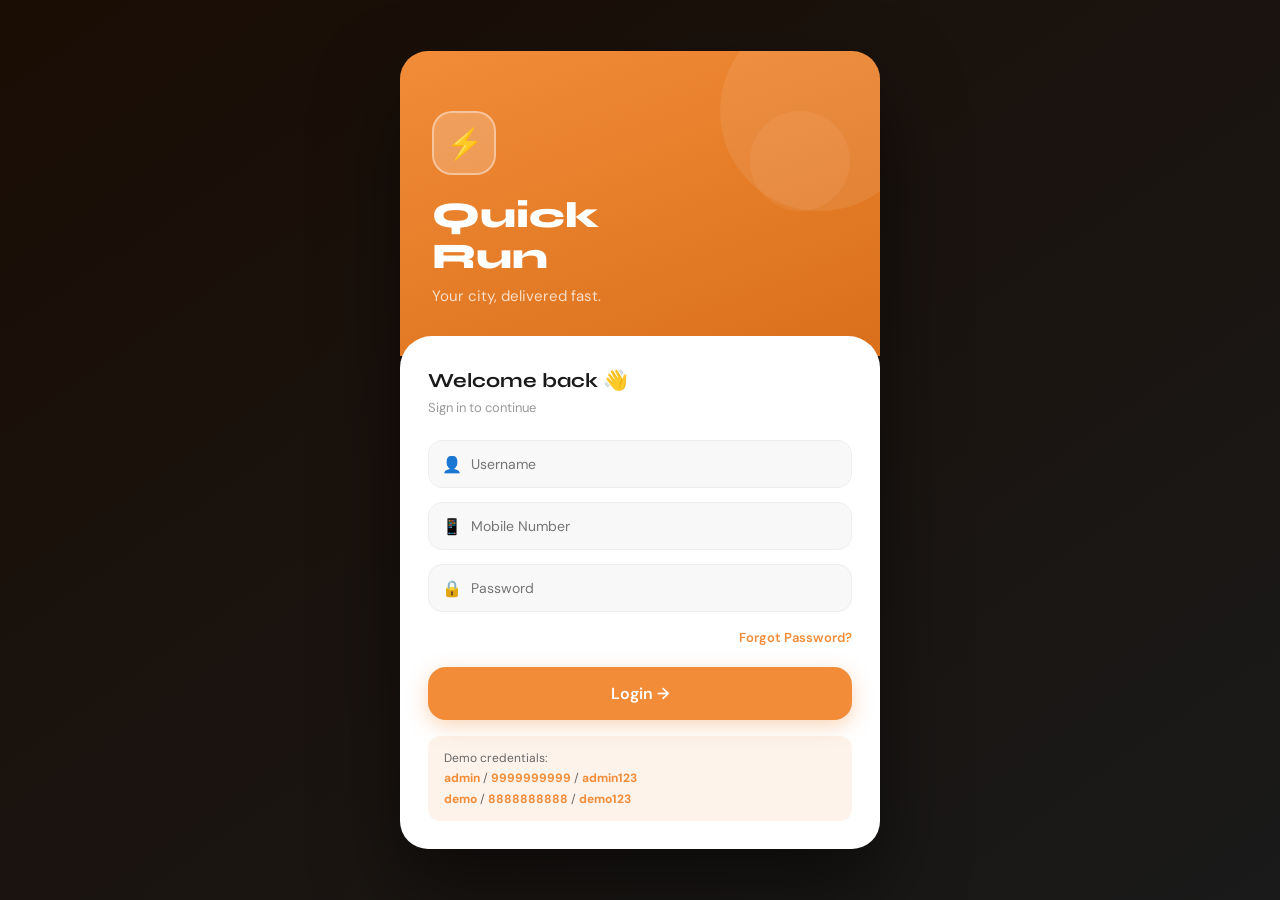
<file: index.html>
<!DOCTYPE html>
<html lang="en">
<head>
<meta charset="UTF-8">
<meta name="viewport" content="width=device-width, initial-scale=1.0">
<title>QuickRun – Login</title>
<link rel="stylesheet" href="css/style.css">
<style>
body {
  background: linear-gradient(145deg, #2a1a0a 0%, #1a1a1a 60%, #0d0d0d 100%);
  padding: 0;
  min-height: 100vh;
  display: flex;
  align-items: center;
  justify-content: center;
  overflow: hidden;
}

.login-wrap {
  width: 100%;
  max-width: 480px;
  min-height: 100vh;
  position: relative;
  display: flex;
  flex-direction: column;
  overflow: hidden;
}

@media (min-width: 768px) {
  body {
    background: linear-gradient(145deg, #1a0d04 0%, #1a1a1a 100%);
  }

  .login-wrap {
    min-height: auto;
    border-radius: 28px;
    overflow: hidden;
    box-shadow: 0 40px 80px rgba(0,0,0,0.5);
    max-height: 90vh;
  }

  .login-form {
    overflow-y: auto;
  }
}

/* Hero top section */
.login-hero {
  background: linear-gradient(160deg, #f28c38 0%, #d96f1a 100%);
  padding: 60px 32px 50px;
  position: relative;
  overflow: hidden;
  flex-shrink: 0;
}

.login-hero::before {
  content: '';
  position: absolute;
  right: -40px; top: -40px;
  width: 200px; height: 200px;
  background: rgba(255,255,255,0.08);
  border-radius: 50%;
}

.login-hero::after {
  content: '';
  position: absolute;
  right: 30px; top: 60px;
  width: 100px; height: 100px;
  background: rgba(255,255,255,0.06);
  border-radius: 50%;
}

.logo-mark {
  width: 64px;
  height: 64px;
  background: rgba(255,255,255,0.2);
  border: 2px solid rgba(255,255,255,0.4);
  border-radius: 20px;
  display: flex;
  align-items: center;
  justify-content: center;
  font-size: 30px;
  margin-bottom: 20px;
}

.login-hero h1 {
  font-family: 'Syne', sans-serif;
  font-size: 36px;
  font-weight: 800;
  color: white;
  line-height: 1.15;
}

.login-hero p {
  color: rgba(255,255,255,0.75);
  font-size: 15px;
  margin-top: 8px;
}

/* Bottom form */
.login-form {
  background: #ffffff;
  flex: 1;
  border-radius: 32px 32px 0 0;
  padding: 32px 28px 28px;
  margin-top: -20px;
  position: relative;
  z-index: 2;
}

.login-form h2 {
  font-family: 'Syne', sans-serif;
  font-size: 20px;
  font-weight: 700;
  color: #1a1a1a;
  margin-bottom: 6px;
}

.login-form .sub {
  font-size: 13px;
  color: #999;
  margin-bottom: 24px;
}

.input-wrap {
  position: relative;
  margin-bottom: 14px;
}

.input-wrap .icon {
  position: absolute;
  left: 14px;
  top: 50%;
  transform: translateY(-50%);
  font-size: 16px;
  color: #bbb;
}

.input-wrap input {
  width: 100%;
  padding: 14px 16px 14px 42px;
  border: 1.5px solid #eee;
  border-radius: 14px;
  background: #f8f8f8;
  font-family: 'DM Sans', sans-serif;
  font-size: 14px;
  color: #1a1a1a;
  outline: none;
  transition: all 0.2s;
}

.input-wrap input:focus {
  border-color: var(--orange);
  background: white;
  box-shadow: 0 0 0 4px rgba(242,140,56,0.1);
}

.forgot-link {
  text-align: right;
  margin-bottom: 20px;
}

.forgot-link a {
  color: var(--orange);
  font-size: 13px;
  font-weight: 600;
  text-decoration: none;
}

.error-box {
  background: #fff3f3;
  border: 1px solid #ffd0d0;
  border-radius: 12px;
  padding: 12px 16px;
  font-size: 13px;
  color: #d63031;
  margin-bottom: 16px;
  display: none;
}

.hint-box {
  background: var(--orange-pale);
  border-radius: 12px;
  padding: 12px 16px;
  font-size: 12px;
  color: #666;
  margin-top: 16px;
  line-height: 1.7;
}

.hint-box strong { color: var(--orange); }

.divider-text {
  text-align: center;
  color: #ccc;
  font-size: 13px;
  margin: 16px 0;
  position: relative;
}

.divider-text::before,
.divider-text::after {
  content: '';
  position: absolute;
  top: 50%;
  width: 38%;
  height: 1px;
  background: #eee;
}
.divider-text::before { left: 0; }
.divider-text::after { right: 0; }

.social-btns {
  display: grid;
  grid-template-columns: 1fr 1fr;
  gap: 10px;
}

.social-btn {
  display: flex;
  align-items: center;
  justify-content: center;
  gap: 8px;
  padding: 12px;
  border: 1.5px solid #eee;
  border-radius: 14px;
  background: white;
  font-family: 'DM Sans', sans-serif;
  font-size: 13px;
  font-weight: 500;
  color: #444;
  cursor: pointer;
  transition: all 0.2s;
}

.social-btn:hover { border-color: var(--orange); color: var(--orange); }
</style>
</head>
<body>

<div class="login-wrap">

  <div class="login-hero">
    <div class="logo-mark">⚡</div>
    <h1>Quick<br>Run</h1>
    <p>Your city, delivered fast.</p>
  </div>

  <div class="login-form">
    <h2>Welcome back 👋</h2>
    <p class="sub">Sign in to continue</p>

    <div class="error-box" id="errorBox">⚠ Invalid credentials. Please try again.</div>

    <div class="input-wrap">
      <span class="icon">👤</span>
      <input type="text" id="username" placeholder="Username" autocomplete="off">
    </div>

    <div class="input-wrap">
      <span class="icon">📱</span>
      <input type="tel" id="mobile" placeholder="Mobile Number" autocomplete="off">
    </div>

    <div class="input-wrap">
      <span class="icon">🔒</span>
      <input type="password" id="password" placeholder="Password">
    </div>

    <div class="forgot-link"><a href="#">Forgot Password?</a></div>

    <button class="btn-primary ripple" onclick="loginUser()">Login →</button>

    <div class="hint-box">
      Demo credentials:<br>
      <strong>admin</strong> / <strong>9999999999</strong> / <strong>admin123</strong><br>
      <strong>demo</strong> / <strong>8888888888</strong> / <strong>demo123</strong>
    </div>
  </div>

</div>

<script src="js/app.js"></script>
<script>
function loginUser() {
  const username = document.getElementById('username').value.trim();
  const mobile = document.getElementById('mobile').value.trim();
  const password = document.getElementById('password').value;
  const errorBox = document.getElementById('errorBox');

  const users = [
    { username: 'admin', mobile: '9999999999', password: 'admin123', name: 'John Doe', email: 'john@quickrun.com' },
    { username: 'demo', mobile: '8888888888', password: 'demo123', name: 'Jane Smith', email: 'jane@quickrun.com' }
  ];

  const valid = users.find(u => u.username === username && u.mobile === mobile && u.password === password);

  if (valid) {
    Auth.login(valid);
    errorBox.style.display = 'none';
    showToast('Welcome back, ' + valid.name.split(' ')[0] + '!', '👋');
    setTimeout(() => window.location.href = 'dashboard.html', 800);
  } else {
    errorBox.style.display = 'block';
    document.querySelectorAll('.input-wrap input').forEach(i => {
      i.style.borderColor = '#ffccc7';
    });
    setTimeout(() => {
      document.querySelectorAll('.input-wrap input').forEach(i => i.style.borderColor = '');
    }, 1000);
  }
}

// Enter key support
document.addEventListener('keydown', e => {
  if (e.key === 'Enter') loginUser();
});
</script>
</body>
</html>
</file>
<file: css/style.css>
@import url('https://fonts.googleapis.com/css2?family=Syne:wght@400;500;600;700;800&family=DM+Sans:wght@300;400;500;600;700&display=swap');

:root {
  --orange: #f28c38;
  --orange-dark: #d97420;
  --orange-light: #fde7d2;
  --orange-pale: #fdf3eb;
  --bg: #f0ebe4;
  --card: #ffffff;
  --text: #1a1a1a;
  --text-muted: #8a8a8a;
  --text-light: #b0b0b0;
  --border: #ede8e1;
  --shadow: 0 8px 32px rgba(0,0,0,0.08);
  --shadow-lg: 0 20px 60px rgba(0,0,0,0.12);
  --radius: 22px;
  --radius-sm: 14px;
  --radius-xs: 10px;
}

* {
  margin: 0;
  padding: 0;
  box-sizing: border-box;
  -webkit-tap-highlight-color: transparent;
}

body {
  background: var(--bg);
  min-height: 100vh;
  font-family: 'DM Sans', sans-serif;
}

/* ─── Phone Shell — removed, full screen now ─── */
.phone {
  width: 100%;
  min-height: 100vh;
  background: var(--bg);
  position: relative;
  display: flex;
  flex-direction: column;
}

.screen {
  flex: 1;
  padding: 20px 16px 90px;
  background: var(--bg);
  width: 100%;
}

/* Desktop: sidebar nav + content side by side */
@media (min-width: 768px) {
  body {
    display: flex;
  }

  .phone {
    flex-direction: row;
    min-height: 100vh;
    align-items: stretch;
  }

  .screen {
    flex: 1;
    padding: 40px 48px 48px;
    max-width: 100%;
    margin: 0;
  }

  /* Sidebar nav on desktop */
  .bottom-nav {
    position: fixed;
    top: 0;
    left: 0;
    width: 220px;
    height: 100vh;
    flex-direction: column;
    justify-content: flex-start;
    align-items: stretch;
    padding: 40px 16px;
    border-top: none;
    border-right: 1px solid var(--border);
    background: #fff;
    gap: 4px;
    display: flex;
    z-index: 50;
  }

  .screen {
    margin-left: 220px;
  }

  .nav-brand {
    display: flex;
    align-items: center;
    gap: 10px;
    padding: 0 12px;
    margin-bottom: 32px;
  }

  .nav-brand .brand-icon {
    width: 40px; height: 40px;
    background: var(--orange);
    border-radius: 12px;
    display: flex; align-items: center; justify-content: center;
    font-size: 20px; color: white;
  }

  .nav-brand .brand-name {
    font-family: 'Syne', sans-serif;
    font-size: 20px;
    font-weight: 800;
    color: var(--text);
  }

  .nav-item {
    flex-direction: row;
    justify-content: flex-start;
    gap: 12px;
    padding: 12px 14px;
    border-radius: 14px;
    font-size: 14px;
    font-weight: 600;
  }

  .nav-item .nav-icon {
    font-size: 20px;
    width: 24px;
    text-align: center;
  }

  .nav-item.active {
    background: var(--orange-light);
    color: var(--orange);
  }

  .nav-item:hover:not(.active) {
    background: var(--bg);
  }
}

@media (max-width: 767px) {
  .nav-brand { display: none; }
}

/* ─── Bottom Nav ─── */
.bottom-nav {
  position: fixed;
  bottom: 0;
  left: 0;
  width: 100%;
  background: rgba(255,255,255,0.95);
  backdrop-filter: blur(20px);
  border-top: 1px solid var(--border);
  display: flex;
  justify-content: space-around;
  padding: 12px 0 22px;
  z-index: 50;
}

.nav-item {
  display: flex;
  flex-direction: column;
  align-items: center;
  gap: 4px;
  cursor: pointer;
  text-decoration: none;
  color: var(--text-muted);
  font-size: 11px;
  font-weight: 500;
  transition: color 0.2s;
  padding: 4px 12px;
  border-radius: 12px;
}

.nav-item .nav-icon {
  font-size: 20px;
  line-height: 1;
}

.nav-item.active {
  color: var(--orange);
}

.nav-item.active .nav-icon {
  transform: scale(1.1);
}

/* ─── Cards ─── */
.card {
  background: var(--card);
  border-radius: var(--radius);
  box-shadow: var(--shadow);
}

/* ─── Buttons ─── */
.btn-primary {
  background: var(--orange);
  color: white;
  border: none;
  border-radius: 18px;
  padding: 16px 24px;
  font-family: 'DM Sans', sans-serif;
  font-size: 16px;
  font-weight: 600;
  cursor: pointer;
  transition: all 0.2s;
  width: 100%;
  box-shadow: 0 6px 20px rgba(242,140,56,0.35);
}

.btn-primary:active {
  transform: scale(0.98);
  box-shadow: 0 4px 12px rgba(242,140,56,0.3);
}

.btn-outline {
  background: transparent;
  color: var(--orange);
  border: 2px solid var(--orange);
  border-radius: 18px;
  padding: 14px 24px;
  font-family: 'DM Sans', sans-serif;
  font-size: 15px;
  font-weight: 600;
  cursor: pointer;
  transition: all 0.2s;
  width: 100%;
}

/* ─── Section Header ─── */
.section-header {
  display: flex;
  justify-content: space-between;
  align-items: center;
  margin-bottom: 16px;
}

.section-title {
  font-family: 'Syne', sans-serif;
  font-size: 18px;
  font-weight: 700;
  color: var(--text);
}

.section-link {
  color: var(--orange);
  font-size: 13px;
  font-weight: 600;
  text-decoration: none;
  cursor: pointer;
}

/* ─── Status Badges ─── */
.badge {
  display: inline-block;
  padding: 3px 10px;
  border-radius: 8px;
  font-size: 11px;
  font-weight: 600;
}

.badge-progress { background: #fde7d2; color: #f28c38; }
.badge-delivered { background: #dff5e8; color: #28a745; }
.badge-cancelled { background: #f0f0f0; color: #888; }
.badge-pending { background: #e8f0fe; color: #4285f4; }

/* ─── Input Styles ─── */
.input-field {
  width: 100%;
  padding: 14px 16px;
  border: 1.5px solid var(--border);
  border-radius: var(--radius-sm);
  background: var(--card);
  font-family: 'DM Sans', sans-serif;
  font-size: 14px;
  color: var(--text);
  outline: none;
  transition: border-color 0.2s;
}

.input-field:focus {
  border-color: var(--orange);
}

/* ─── Animations ─── */
@keyframes fadeUp {
  from { opacity: 0; transform: translateY(20px); }
  to { opacity: 1; transform: translateY(0); }
}

@keyframes pulse {
  0%, 100% { transform: scale(1); }
  50% { transform: scale(1.05); }
}

@keyframes shimmer {
  0% { background-position: -200% 0; }
  100% { background-position: 200% 0; }
}

.animate-in {
  animation: fadeUp 0.4s ease forwards;
}

.animate-in:nth-child(1) { animation-delay: 0.05s; }
.animate-in:nth-child(2) { animation-delay: 0.1s; }
.animate-in:nth-child(3) { animation-delay: 0.15s; }
.animate-in:nth-child(4) { animation-delay: 0.2s; }
.animate-in:nth-child(5) { animation-delay: 0.25s; }

/* ─── Toast Notification ─── */
.toast {
  position: fixed;
  bottom: 120px;
  left: 50%;
  transform: translateX(-50%) translateY(20px);
  background: #1a1a1a;
  color: white;
  padding: 12px 24px;
  border-radius: 30px;
  font-size: 14px;
  font-weight: 500;
  opacity: 0;
  transition: all 0.3s;
  z-index: 999;
  white-space: nowrap;
  pointer-events: none;
}

.toast.show {
  opacity: 1;
  transform: translateX(-50%) translateY(0);
}

/* ─── Page Header ─── */
.page-header {
  display: flex;
  align-items: center;
  gap: 14px;
  margin-bottom: 24px;
}

.back-btn {
  width: 40px;
  height: 40px;
  background: var(--card);
  border-radius: 50%;
  display: flex;
  align-items: center;
  justify-content: center;
  cursor: pointer;
  box-shadow: var(--shadow);
  text-decoration: none;
  color: var(--text);
  font-size: 18px;
  flex-shrink: 0;
}

.page-header-text h2 {
  font-family: 'Syne', sans-serif;
  font-size: 22px;
  font-weight: 700;
  color: var(--text);
}

.page-header-text p {
  font-size: 13px;
  color: var(--text-muted);
  margin-top: 2px;
}
</file>
